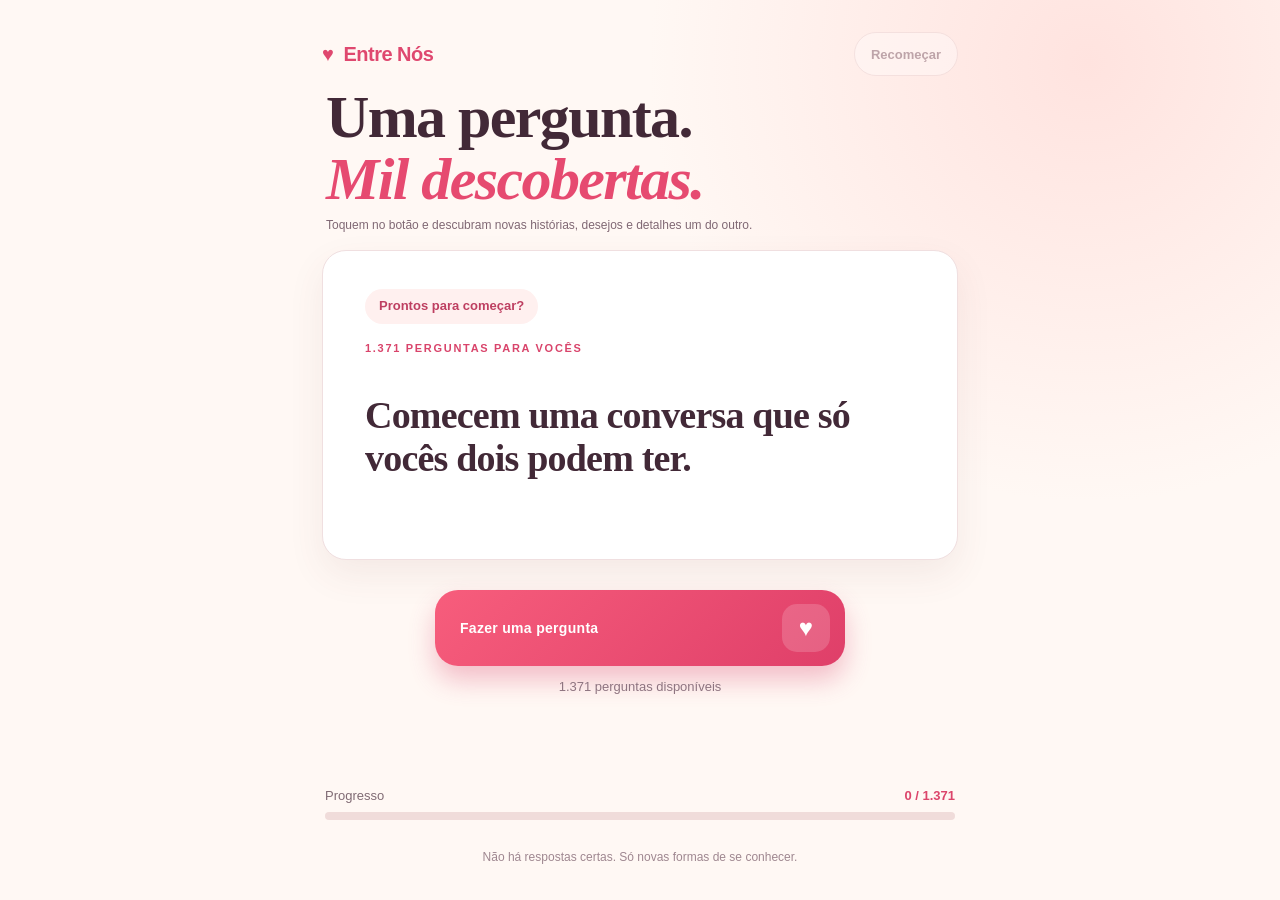
<file: index.html>
<!doctype html>
<html lang="pt-BR">
  <head>
    <meta charset="UTF-8" />
    <meta name="viewport" content="width=device-width, initial-scale=1.0" />
    <meta name="theme-color" content="#e94970" />
    <meta name="description" content="Jogo de casal com 1.371 perguntas únicas para conversar e se conhecer melhor." />
    <meta name="apple-mobile-web-app-capable" content="yes" />
    <meta name="apple-mobile-web-app-title" content="Entre Nós" />
    <meta name="apple-mobile-web-app-status-bar-style" content="default" />
    <title>Entre Nós — Jogo de Casal</title>
    <link rel="manifest" href="./manifest.webmanifest" />
    <link rel="icon" type="image/svg+xml" href="./icons/icon.svg" />
    <link rel="apple-touch-icon" sizes="180x180" href="./icons/icon-180.png" />
    <link rel="stylesheet" href="./styles.css" />
    <script defer src="./questions-data.js"></script>
    <script defer src="./app.js"></script>
    <script defer src="./pwa.js"></script>
  </head>
  <body>
    <main class="app">
      <header class="topbar">
        <div class="brand"><span aria-hidden="true">♥</span> Entre Nós</div>
        <button id="reset" class="text-button" type="button">Recomeçar</button>
      </header>

      <section class="intro" aria-labelledby="title">
        <h1 id="title">Uma pergunta.<br /><em>Mil descobertas.</em></h1>
        <p>Toquem no botão e descubram novas histórias, desejos e detalhes um do outro.</p>
      </section>

      <section id="card" class="card" aria-live="polite" aria-atomic="true">
        <div class="card-top">
          <span id="category" class="pill">Prontos para começar?</span>
          <span id="difficulty" class="difficulty"></span>
        </div>
        <p id="number" class="question-number">1.371 perguntas para vocês</p>
        <h2 id="question">Comecem uma conversa que só vocês dois podem ter.</h2>
      </section>

      <div class="action">
        <button id="draw" class="draw-button" type="button">Fazer uma pergunta <span aria-hidden="true">♥</span></button>
        <p id="remaining">1.371 perguntas disponíveis</p>
        <button id="install" class="install-button" type="button" hidden>Instalar no dispositivo</button>
      </div>

      <section class="progress" aria-label="Progresso do jogo">
        <div class="progress-label"><span>Progresso</span><strong id="count">0 / 1.371</strong></div>
        <div id="progressbar" class="track" role="progressbar" aria-valuemin="0" aria-valuemax="1371" aria-valuenow="0" aria-label="Perguntas sorteadas"><div id="fill" class="fill"></div></div>
      </section>
      <footer>Não há respostas certas. Só novas formas de se conhecer.</footer>
    </main>
  </body>
</html>
</file>
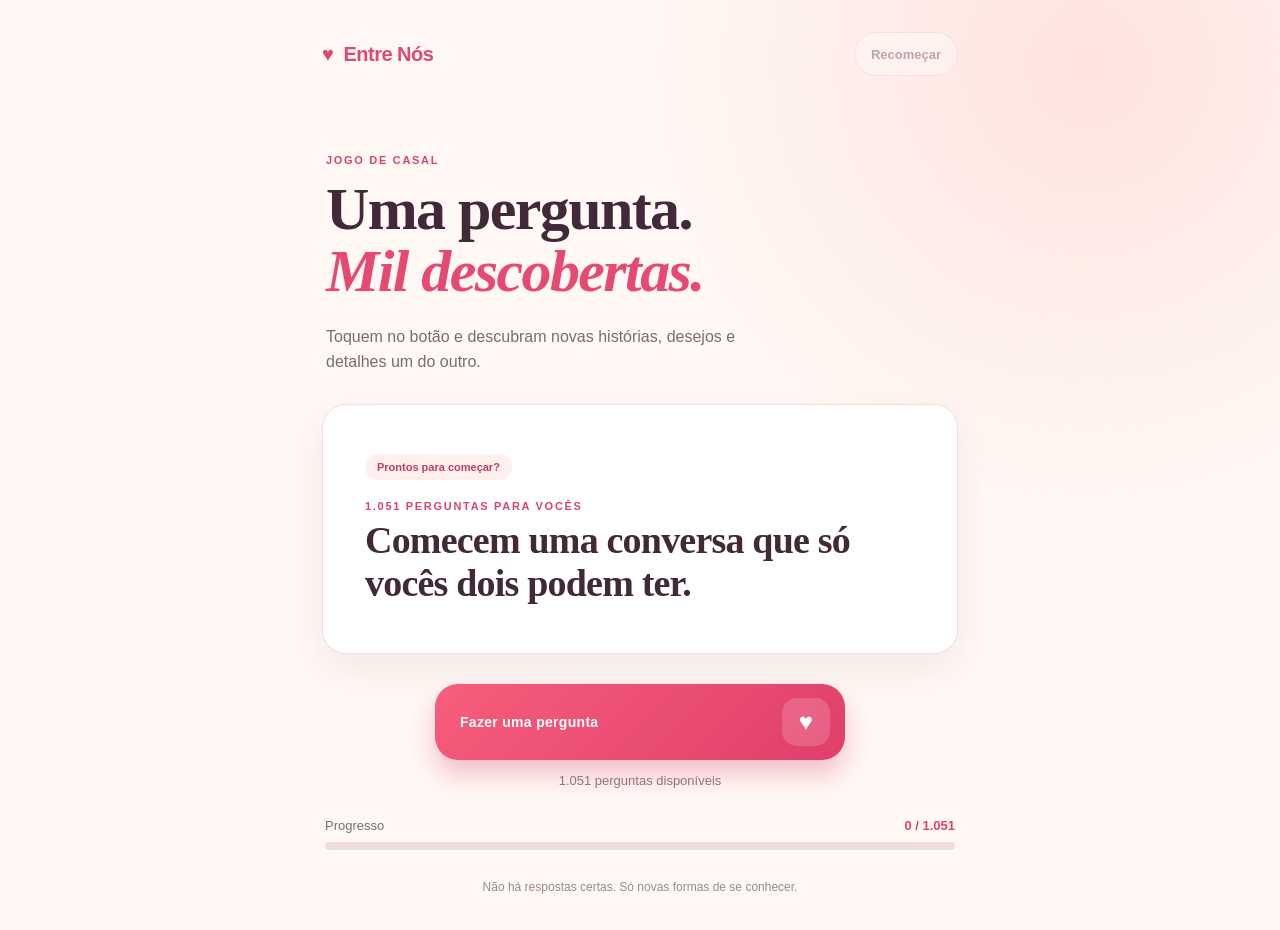
<file: work/index.html>
<!doctype html>
<html lang="pt-BR">
  <head>
    <meta charset="UTF-8" />
    <meta name="viewport" content="width=device-width, initial-scale=1.0" />
    <meta name="theme-color" content="#e94970" />
    <meta name="description" content="Jogo de casal com 1.051 perguntas únicas para conversar e se conhecer melhor." />
    <meta name="apple-mobile-web-app-capable" content="yes" />
    <meta name="apple-mobile-web-app-title" content="Entre Nós" />
    <meta name="apple-mobile-web-app-status-bar-style" content="default" />
    <title>Entre Nós — Jogo de Casal</title>
    <link rel="manifest" href="./manifest.webmanifest" />
    <link rel="icon" type="image/svg+xml" href="./icons/icon.svg" />
    <link rel="apple-touch-icon" sizes="180x180" href="./icons/icon-180.png" />
    <link rel="stylesheet" href="./styles.css" />
    <script defer src="./questions-data.js"></script>
    <script defer src="./app.js"></script>
    <script defer src="./pwa.js"></script>
  </head>
  <body>
    <main class="app">
      <header class="topbar">
        <div class="brand"><span aria-hidden="true">♥</span> Entre Nós</div>
        <button id="reset" class="text-button" type="button">Recomeçar</button>
      </header>

      <section class="intro" aria-labelledby="title">
        <p class="eyebrow">JOGO DE CASAL</p>
        <h1 id="title">Uma pergunta.<br /><em>Mil descobertas.</em></h1>
        <p>Toquem no botão e descubram novas histórias, desejos e detalhes um do outro.</p>
      </section>

      <section id="card" class="card" aria-live="polite" aria-atomic="true">
        <div class="card-top">
          <span id="category" class="pill">Prontos para começar?</span>
          <span id="difficulty" class="difficulty"></span>
        </div>
        <p id="number" class="question-number">1.051 perguntas para vocês</p>
        <h2 id="question">Comecem uma conversa que só vocês dois podem ter.</h2>
      </section>

      <div class="action">
        <button id="draw" class="draw-button" type="button">Fazer uma pergunta <span aria-hidden="true">♥</span></button>
        <p id="remaining">1.051 perguntas disponíveis</p>
        <button id="install" class="install-button" type="button" hidden>Instalar no dispositivo</button>
      </div>

      <section class="progress" aria-label="Progresso do jogo">
        <div class="progress-label"><span>Progresso</span><strong id="count">0 / 1.051</strong></div>
        <div id="progressbar" class="track" role="progressbar" aria-valuemin="0" aria-valuemax="1051" aria-valuenow="0" aria-label="Perguntas sorteadas"><div id="fill" class="fill"></div></div>
      </section>
      <footer>Não há respostas certas. Só novas formas de se conhecer.</footer>
    </main>
  </body>
</html>
</file>
<file: styles.css>
:root {
  font-family: "Segoe UI", Arial, sans-serif;
  color: #422937;
  background: #fff8f4;
  font-synthesis: none;
}
* { box-sizing: border-box; }
body {
  margin: 0;
  min-width: 320px;
  background: radial-gradient(circle at 85% 7%, #ffe3df 0, transparent 32%), #fff8f4;
}
button { font: inherit; cursor: pointer; }
button[hidden] { display: none; }
button:focus-visible { outline: 3px solid #a1375a; outline-offset: 4px; }
.app {
  min-height: 100svh;
  width: min(100%, 700px);
  margin: 0 auto;
  padding: 22px 20px 28px;
  display: flex;
  flex-direction: column;
}
.app > * { min-width: 0; }
.topbar { display: flex; justify-content: space-between; align-items: center; gap: 12px; }
.brand { color: #df486f; font-size: 20px; font-weight: 750; letter-spacing: -.5px; }
.brand span { margin-right: 5px; }
.text-button {
  min-height: 44px;
  border: 1px solid #e8d2d3;
  border-radius: 999px;
  background: #ffffffcc;
  color: #704e5e;
  padding: 8px 16px;
  font-size: 13px;
  font-weight: 650;
}
.text-button:disabled { opacity: .45; cursor: default; }
.intro { padding: 10px 4px 16px; }
.question-number {
  color: #d9446b;
  font-size: 11px;
  font-weight: 750;
  letter-spacing: 1.7px;
  text-transform: uppercase;
}
h1, h2 { font-family: Georgia, "Times New Roman", serif; }
h1 { margin: 0; font-size: clamp(31px, 8.8vw, 60px); letter-spacing: -1.6px; line-height: 1.04; }
h1 em { color: #e64a70; }
.intro > p:last-child { max-width: 460px; margin: 6px 0 0; color: #806874; font-size: 12px; line-height: 1.4; }
.card {
  background: #fff;
  border: 1px solid #f0dfe0;
  border-radius: 24px;
  box-shadow: 0 15px 36px #713c4514;
  min-height: 300px;
  min-width: 0;
  padding: 26px;
  display: flex;
  flex-direction: column;
  justify-content: flex-start;
}
.card-top { display: flex; flex-wrap: wrap; align-items: center; gap: 10px; min-height: 35px; }
.pill {
  display: inline-block;
  border-radius: 99px;
  padding: 9px 14px;
  background: #fff0ef;
  color: #be3f61;
  font-size: 13px;
  font-weight: 700;
  line-height: 1.3;
}
.difficulty {
  display: inline-flex;
  align-items: center;
  min-height: 35px;
  padding: 7px 12px;
  border: 1px solid #ead6df;
  border-radius: 99px;
  background: #faf2f5;
  color: #805263;
  font-size: 13px;
  font-weight: 750;
  line-height: 1.3;
}
.difficulty:empty { display: none; }
.question-number { margin: 18px 0 0; }
h2 { margin: auto 0; font-size: clamp(25px, 7vw, 38px); line-height: 1.14; letter-spacing: -.8px; }
.action { margin: 30px 0 30px; text-align: center; }
.draw-button {
  width: min(100%, 410px);
  min-height: 76px;
  padding: 12px 15px 12px 25px;
  border: 0;
  border-radius: 23px;
  background: linear-gradient(135deg, #f75d7c, #df3f69);
  box-shadow: 0 14px 26px #d9456c52;
  color: #fff;
  font-size: 14px;
  font-weight: 750;
  letter-spacing: .3px;
  display: inline-flex;
  align-items: center;
  justify-content: space-between;
  gap: 12px;
  transition: transform .18s ease, box-shadow .18s ease;
}
.draw-button:hover { transform: translateY(-2px); box-shadow: 0 17px 27px #d9456c61; }
.draw-button:active { transform: translateY(0); }
.draw-button:disabled { opacity: .58; cursor: default; transform: none; box-shadow: none; }
.draw-button span { display: grid; place-items: center; width: 48px; height: 48px; border-radius: 15px; background: #ffffff2b; font-size: 24px; }
.action p { margin: 13px 0 0; color: #8e7480; font-size: 13px; }
.install-button {
  min-height: 44px;
  margin-top: 15px;
  padding: 9px 17px;
  border: 1px solid #e94970;
  border-radius: 999px;
  background: #fff8f4;
  color: #bb3458;
  font-size: 13px;
  font-weight: 700;
}
.progress { margin-top: auto; padding: 0 3px; color: #806b74; font-size: 13px; }
.progress-label { display: flex; justify-content: space-between; gap: 12px; margin-bottom: 9px; }
.progress-label strong { color: #dc456b; }
.track { width: 100%; height: 8px; overflow: hidden; border-radius: 99px; background: #f0dcda; }
.fill { width: 0; height: 100%; border-radius: inherit; background: #e7486e; transition: width .25s ease; }
footer { padding: 29px 0 0; text-align: center; color: #9f8790; font-size: 12px; line-height: 1.4; }
@media (min-width: 700px) {
  .app { padding: 32px 32px 34px; }
  .card { padding: 38px 42px; min-height: 310px; }
}
@media (prefers-reduced-motion: reduce) {
  .draw-button, .fill { transition: none; }
}
</file>
<file: work/styles.css>
:root {
  font-family: "Segoe UI", Arial, sans-serif;
  color: #422937;
  background: #fff8f4;
  font-synthesis: none;
}
* { box-sizing: border-box; }
body {
  margin: 0;
  min-width: 320px;
  background: radial-gradient(circle at 85% 7%, #ffe3df 0, transparent 32%), #fff8f4;
}
button { font: inherit; cursor: pointer; }
button[hidden] { display: none; }
button:focus-visible { outline: 3px solid #a1375a; outline-offset: 4px; }
.app {
  min-height: 100svh;
  width: min(100%, 700px);
  margin: 0 auto;
  padding: 22px 20px 28px;
  display: flex;
  flex-direction: column;
}
.app > * { min-width: 0; }
.topbar { display: flex; justify-content: space-between; align-items: center; gap: 12px; }
.brand { color: #df486f; font-size: 20px; font-weight: 750; letter-spacing: -.5px; }
.brand span { margin-right: 5px; }
.text-button {
  min-height: 44px;
  border: 1px solid #e8d2d3;
  border-radius: 999px;
  background: #ffffffcc;
  color: #704e5e;
  padding: 8px 16px;
  font-size: 13px;
  font-weight: 650;
}
.text-button:disabled { opacity: .45; cursor: default; }
.intro { padding: clamp(42px, 9vh, 78px) 4px 30px; }
.eyebrow, .question-number {
  color: #d9446b;
  font-size: 11px;
  font-weight: 750;
  letter-spacing: 1.7px;
  text-transform: uppercase;
}
.eyebrow { margin: 0 0 12px; }
h1, h2 { font-family: Georgia, "Times New Roman", serif; }
h1 { margin: 0; font-size: clamp(31px, 8.8vw, 60px); letter-spacing: -1.6px; line-height: 1.04; }
h1 em { color: #e64a70; }
.intro > p:last-child { max-width: 460px; margin: 22px 0 0; color: #806874; font-size: 16px; line-height: 1.55; }
.card {
  background: #fff;
  border: 1px solid #f0dfe0;
  border-radius: 24px;
  box-shadow: 0 15px 36px #713c4514;
  min-height: 232px;
  min-width: 0;
  padding: 26px;
  display: flex;
  flex-direction: column;
  justify-content: center;
}
.card-top { display: flex; flex-wrap: wrap; align-items: center; gap: 8px; }
.pill {
  display: inline-block;
  border-radius: 99px;
  padding: 7px 12px;
  background: #fff0ef;
  color: #be3f61;
  font-size: 11px;
  font-weight: 700;
}
.difficulty { color: #8f6a79; font-size: 11px; font-weight: 700; }
.question-number { margin: 20px 0 7px; }
h2 { margin: 0; font-size: clamp(25px, 7vw, 38px); line-height: 1.14; letter-spacing: -.8px; }
.action { margin: 30px 0 30px; text-align: center; }
.draw-button {
  width: min(100%, 410px);
  min-height: 76px;
  padding: 12px 15px 12px 25px;
  border: 0;
  border-radius: 23px;
  background: linear-gradient(135deg, #f75d7c, #df3f69);
  box-shadow: 0 14px 26px #d9456c52;
  color: #fff;
  font-size: 14px;
  font-weight: 750;
  letter-spacing: .3px;
  display: inline-flex;
  align-items: center;
  justify-content: space-between;
  gap: 12px;
  transition: transform .18s ease, box-shadow .18s ease;
}
.draw-button:hover { transform: translateY(-2px); box-shadow: 0 17px 27px #d9456c61; }
.draw-button:active { transform: translateY(0); }
.draw-button:disabled { opacity: .58; cursor: default; transform: none; box-shadow: none; }
.draw-button span { display: grid; place-items: center; width: 48px; height: 48px; border-radius: 15px; background: #ffffff2b; font-size: 24px; }
.action p { margin: 13px 0 0; color: #8e7480; font-size: 13px; }
.install-button {
  min-height: 44px;
  margin-top: 15px;
  padding: 9px 17px;
  border: 1px solid #e94970;
  border-radius: 999px;
  background: #fff8f4;
  color: #bb3458;
  font-size: 13px;
  font-weight: 700;
}
.progress { margin-top: auto; padding: 0 3px; color: #806b74; font-size: 13px; }
.progress-label { display: flex; justify-content: space-between; gap: 12px; margin-bottom: 9px; }
.progress-label strong { color: #dc456b; }
.track { width: 100%; height: 8px; overflow: hidden; border-radius: 99px; background: #f0dcda; }
.fill { width: 0; height: 100%; border-radius: inherit; background: #e7486e; transition: width .25s ease; }
footer { padding: 29px 0 0; text-align: center; color: #9f8790; font-size: 12px; line-height: 1.4; }
@media (min-width: 700px) {
  .app { padding: 32px 32px 34px; }
  .card { padding: 38px 42px; min-height: 250px; }
}
@media (prefers-reduced-motion: reduce) {
  .draw-button, .fill { transition: none; }
}
</file>
